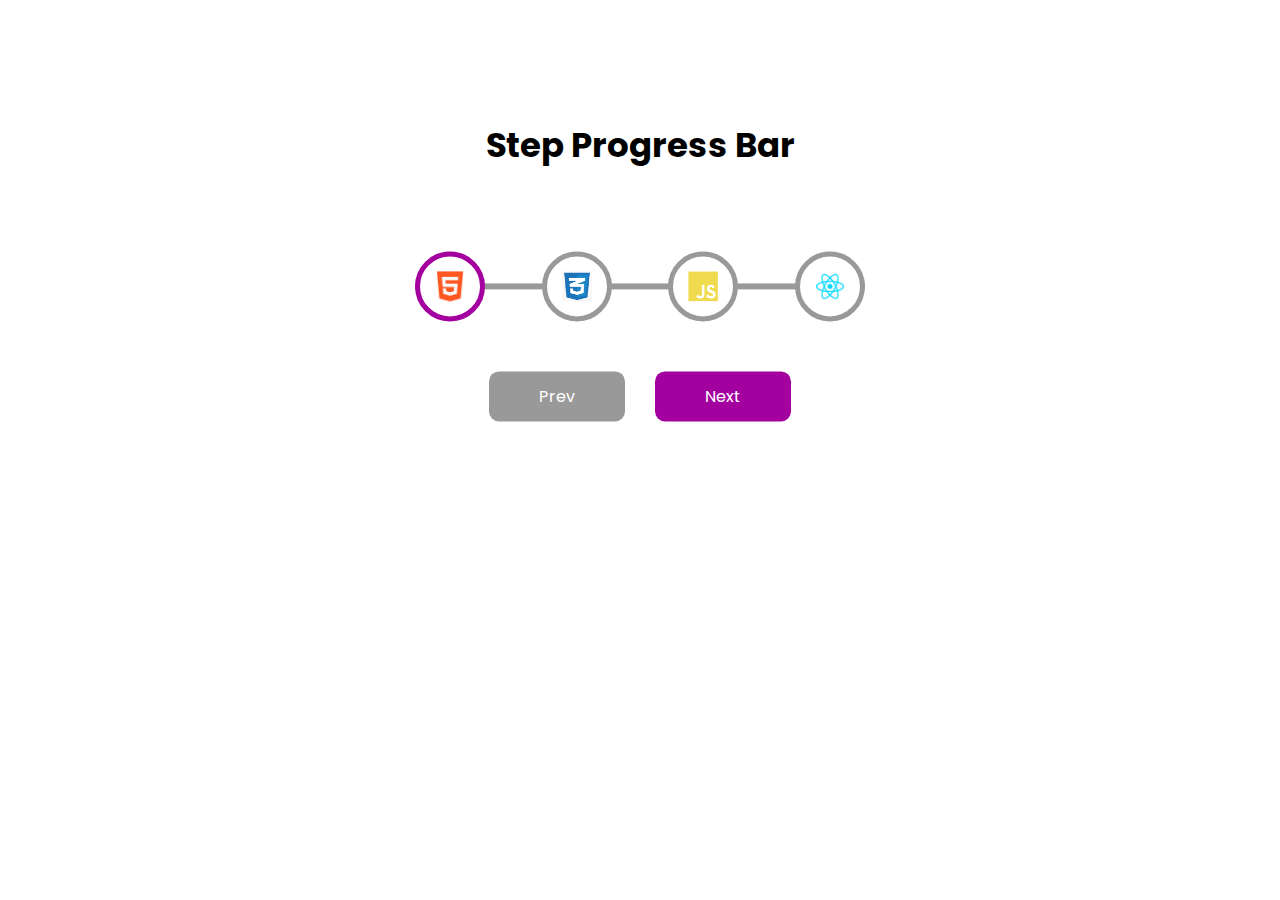
<file: 02-step-progress-bar/index.html>
<!DOCTYPE html>
<html lang="en">
  <head>
    <meta charset="UTF-8" />
    <meta http-equiv="X-UA-Compatible" content="IE=edge" />
    <meta name="viewport" content="width=device-width, initial-scale=1.0" />
    <title>Step progress bar</title>
    <link rel="stylesheet" href="./reset.css" />
    <link rel="stylesheet" href="./app.css" />
    <link
      href="https://fonts.googleapis.com/css2?family=Poppins:ital,wght@0,300;0,400;0,600;0,700;1,400;1,600&display=swap"
      rel="stylesheet"
    />
  </head>
  <body>
    <div class="container">
      <h2 class="heading">Step Progress Bar</h2>
      <div class="progress">
        <div class="progress-list">
          <div class="progress-bar"></div>
          <div class="progress-item active">
            <img src="./img/html.png" alt="" class="progress-logo" />
          </div>
          <div class="progress-item">
            <img src="./img/css.png" alt="" class="progress-logo" />
          </div>
          <div class="progress-item">
            <img src="./img/js.png" alt="" class="progress-logo" />
          </div>
          <div class="progress-item">
            <img src="./img/reactjs.png" alt="" class="progress-logo" />
          </div>
        </div>
        <div class="progress-btns">
          <button class="progress-btn progress-prev">Prev</button>
          <button class="progress-btn progress-next">Next</button>
        </div>
      </div>
    </div>
    <script src="./app.js"></script>
  </body>
</html>
</file>
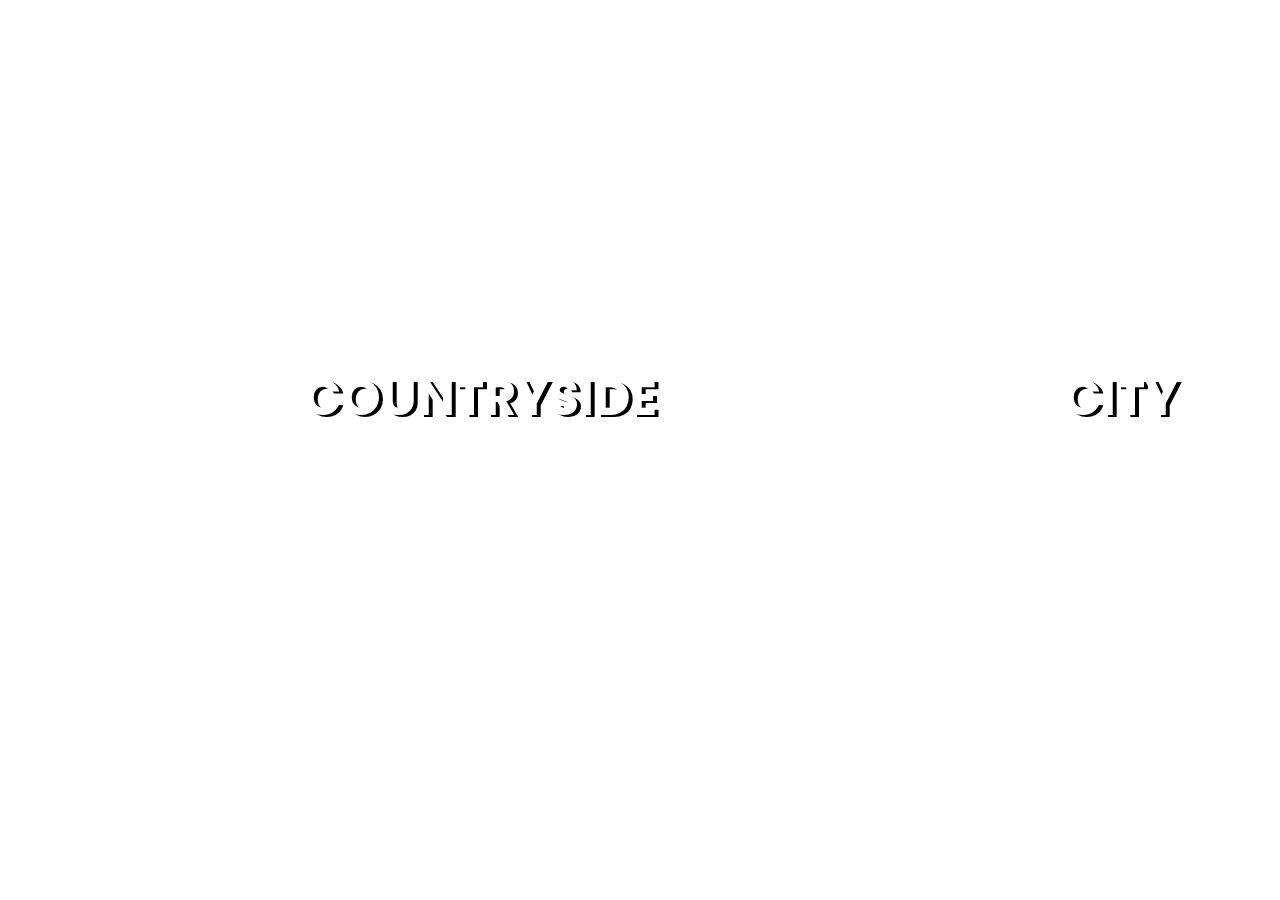
<file: 07-split-landing-page/index.html>
<!DOCTYPE html>
<html lang="en">
  <head>
    <meta charset="UTF-8" />
    <meta http-equiv="X-UA-Compatible" content="IE=edge" />
    <meta name="viewport" content="width=device-width, initial-scale=1.0" />
    <title>Split Landing Page</title>
    <link
      href="https://fonts.googleapis.com/css2?family=Poppins:ital,wght@0,300;0,400;0,600;0,700;1,400;1,600&display=swap"
      rel="stylesheet"
    />
    <link rel="stylesheet" href="./reset.css" />
    <link rel="stylesheet" href="./app.css" />
  </head>
  <body>
    <div class="container">
      <div class="split split-left">
        <h2 class="split-heading">Countryside</h2>
      </div>
      <div class="split split-right">
        <h2 class="split-heading">City</h2>
      </div>
    </div>
    <script src="./app.js"></script>
  </body>
</html>
</file>
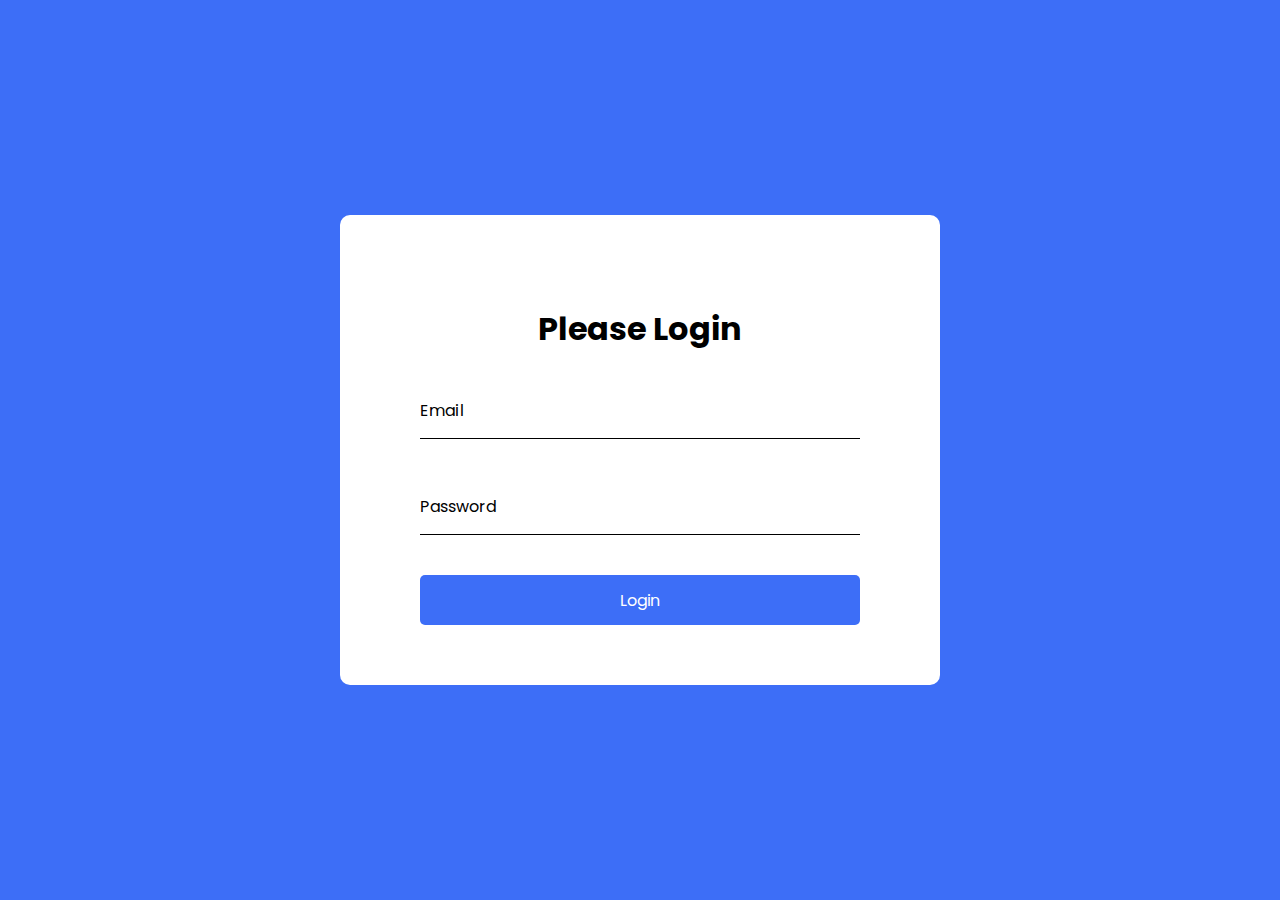
<file: 08-form-input-wave/index.html>
<!DOCTYPE html>
<html lang="en">
  <head>
    <meta charset="UTF-8" />
    <meta http-equiv="X-UA-Compatible" content="IE=edge" />
    <meta name="viewport" content="width=device-width, initial-scale=1.0" />
    <title>Form Input Wave</title>
    <link
      href="https://fonts.googleapis.com/css2?family=Poppins:ital,wght@0,300;0,400;0,600;0,700;1,400;1,600&display=swap"
      rel="stylesheet"
    />
    <link rel="stylesheet" href="./reset.css" />
    <link rel="stylesheet" href="./app.css" />
  </head>
  <body>
    <div class="container">
      <h1 class="form-heading">Please Login</h1>
      <form action="#" class="form">
        <div class="form-control">
          <input type="email" class="form-input" required />
          <label class="form-label">Email</label>
        </div>
        <div class="form-control">
          <input type="text" class="form-input" required />
          <label class="form-label">Password</label>
        </div>
        <button class="form-btn">Login</button>
      </form>
    </div>
    <script src="./app.js"></script>
  </body>
</html>
</file>
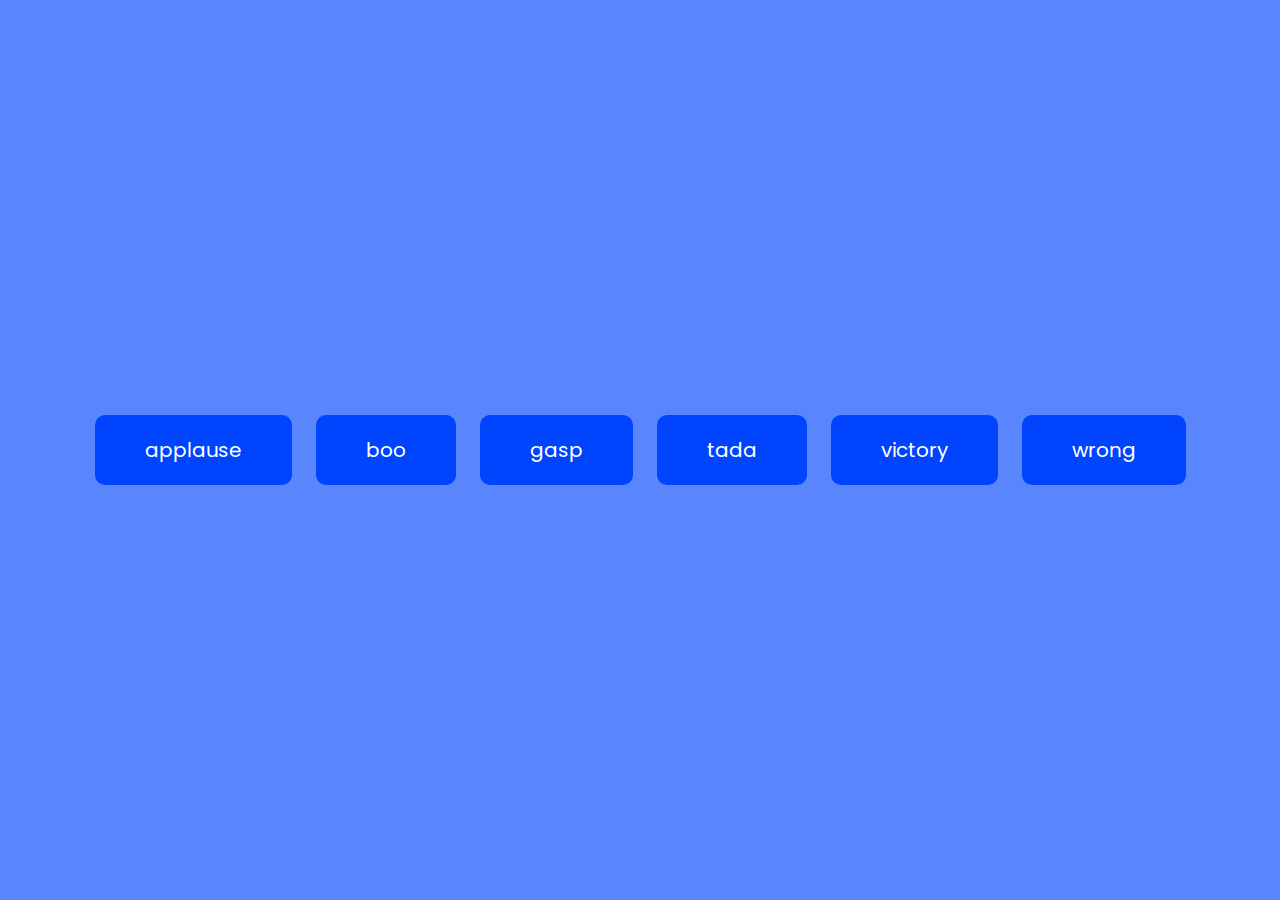
<file: 09-sound-board/index.html>
<!DOCTYPE html>
<html lang="en">
  <head>
    <meta charset="UTF-8" />
    <meta http-equiv="X-UA-Compatible" content="IE=edge" />
    <meta name="viewport" content="width=device-width, initial-scale=1.0" />
    <title>Sound card</title>
    <link
      href="https://fonts.googleapis.com/css2?family=Poppins:ital,wght@0,300;0,400;0,600;0,700;1,400;1,600&display=swap"
      rel="stylesheet"
    />
    <link rel="stylesheet" href="./reset.css" />
    <link rel="stylesheet" href="./app.css" />
  </head>
  <body>
    <audio src="./sounds/sound-board_sounds_applause.mp3" data-sound="applause"></audio>
    <audio src="./sounds/sound-board_sounds_boo.mp3" data-sound="boo"></audio>
    <audio src="./sounds/sound-board_sounds_gasp.mp3" data-sound="gasp"></audio>
    <audio src="./sounds/sound-board_sounds_tada.mp3" data-sound="tada"></audio>
    <audio src="./sounds/sound-board_sounds_victory.mp3" data-sound="victory"></audio>
    <audio src="./sounds/sound-board_sounds_wrong.mp3" data-sound="wrong"></audio>
    <div class="container">
      <div class="sound-list">
        <button class="sound-item">applause</button>
        <button class="sound-item">boo</button>
        <button class="sound-item">gasp</button>
        <button class="sound-item">tada</button>
        <button class="sound-item">victory</button>
        <button class="sound-item">wrong</button>
      </div>
    </div>
    <script src="./app.js"></script>
  </body>
</html>
</file>
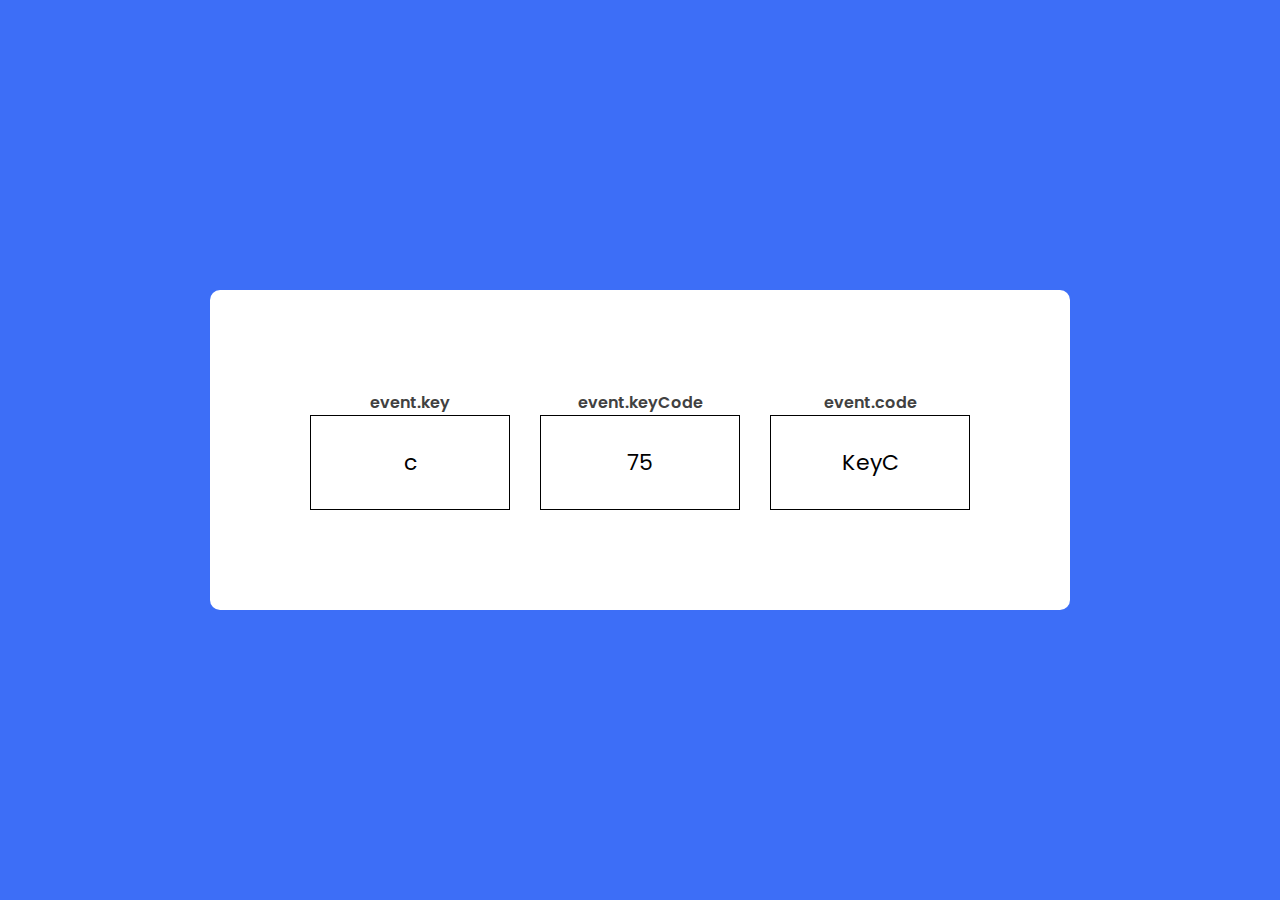
<file: 11-event-keycodes/index.html>
<!DOCTYPE html>
<html lang="en">
  <head>
    <meta charset="UTF-8" />
    <meta http-equiv="X-UA-Compatible" content="IE=edge" />
    <meta name="viewport" content="width=device-width, initial-scale=1.0" />
    <title>Event Keycodes</title>
    <link
      href="https://fonts.googleapis.com/css2?family=Poppins:ital,wght@0,300;0,400;0,600;0,700;1,400;1,600&display=swap"
      rel="stylesheet"
    />
    <link rel="stylesheet" href="./reset.css" />
    <link rel="stylesheet" href="./app.css" />
  </head>
  <body>
    <div class="container">
      <div class="key-list">
        <div class="key-item">
          <span class="key-label">event.key</span>
          <div class="key-content event-key">c</div>
        </div>
        <div class="key-item">
          <span class="key-label">event.keyCode</span>
          <div class="key-content event-keyCode">75</div>
        </div>
        <div class="key-item">
          <span class="key-label">event.code</span>
          <div class="key-content event-code">KeyC</div>
        </div>
      </div>
    </div>
    <script src="./app.js"></script>
  </body>
</html>
</file>
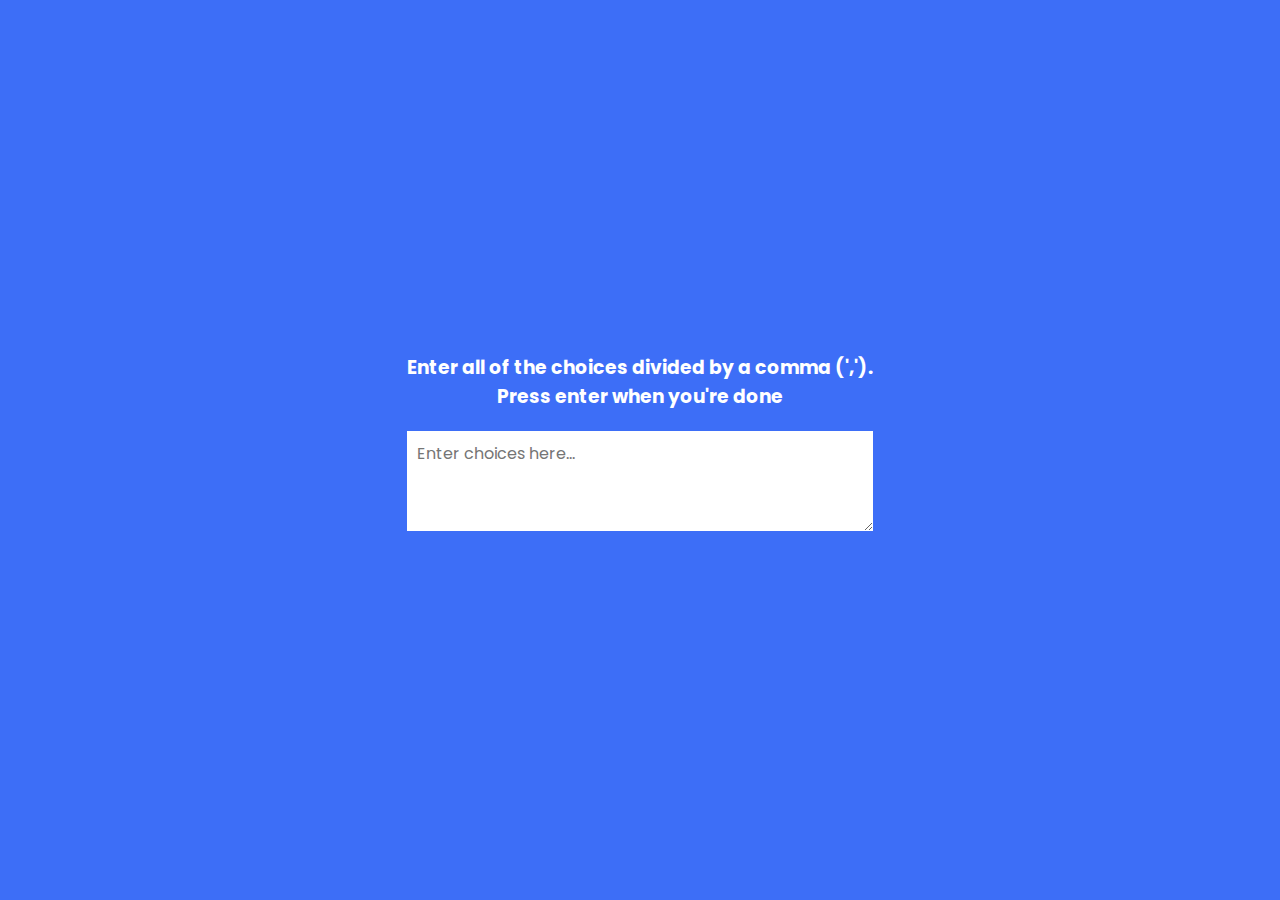
<file: 12-random-choice-picker/index.html>
<!DOCTYPE html>
<html lang="en">
  <head>
    <meta charset="UTF-8" />
    <meta http-equiv="X-UA-Compatible" content="IE=edge" />
    <meta name="viewport" content="width=device-width, initial-scale=1.0" />
    <title>Random choice picker</title>
    <link
      href="https://fonts.googleapis.com/css2?family=Poppins:ital,wght@0,300;0,400;0,600;0,700;1,400;1,600&display=swap"
      rel="stylesheet"
    />
    <link rel="stylesheet" href="./reset.css" />
    <link rel="stylesheet" href="./app.css" />
  </head>
  <body>
    <div class="container">
      <div class="random">
        <h3 class="heading">
          Enter all of the choices divided by a comma (',').<br />
          Press enter when you're done
        </h3>
        <textarea class="random-textarea" placeholder="Enter choices here..."></textarea>
        <div class="tags"></div>
      </div>
    </div>
    <script src="./app.js"></script>
  </body>
</html>
</file>
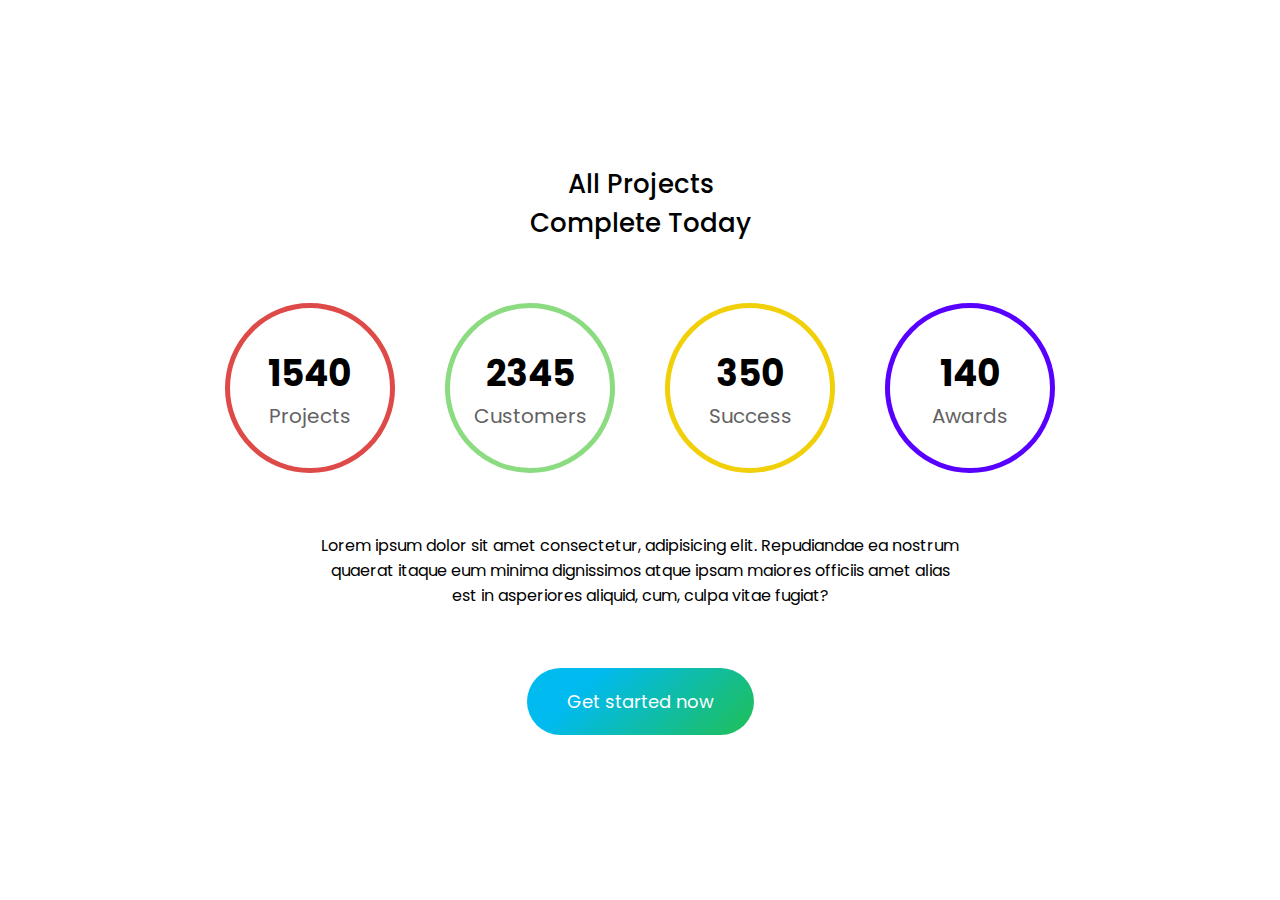
<file: 14-incrementing-counter/index.html>
<!DOCTYPE html>
<html lang="en">
  <head>
    <meta charset="UTF-8" />
    <meta http-equiv="X-UA-Compatible" content="IE=edge" />
    <meta name="viewport" content="width=device-width, initial-scale=1.0" />
    <title>Incrementing Counter</title>
    <link
      href="https://fonts.googleapis.com/css2?family=Poppins:ital,wght@0,300;0,400;0,500;0,600;0,700;1,400;1,600&display=swap"
      rel="stylesheet"
    />
    <link rel="stylesheet" href="./reset.css" />
    <link rel="stylesheet" href="./app.css" />
  </head>
  <body>
    <div class="container">
      <h2 class="counter-heading">All projects <br />complete today</h2>
      <div class="counter">
        <div class="counter-item counter-item-1">
          <h3 class="counter-num" data-num="4389">2345</h3>
          <span class="counter-label">Projects</span>
        </div>
        <div class="counter-item counter-item-2">
          <h3 class="counter-num" data-num="6700">2345</h3>
          <span class="counter-label">Customers</span>
        </div>
        <div class="counter-item counter-item-3">
          <h3 class="counter-num" data-num="940">2345</h3>
          <span class="counter-label">Success</span>
        </div>
        <div class="counter-item counter-item-4">
          <h3 class="counter-num" data-num="365">2345</h3>
          <span class="counter-label">Awards</span>
        </div>
      </div>
      <div class="counter-info">
        Lorem ipsum dolor sit amet consectetur, adipisicing elit. Repudiandae ea nostrum quaerat
        itaque eum minima dignissimos atque ipsam maiores officiis amet alias est in asperiores
        aliquid, cum, culpa vitae fugiat?
      </div>
      <button class="counter-btn">Get started now</button>
    </div>
    <script src="./app.js"></script>
  </body>
</html>
</file>
<file: 02-step-progress-bar/app.css>
body {
  font-family: "Poppins", sans-serif;
}
.container {
  transform: translateY(40%);
  max-width: 1140px;
  margin: 0 auto;
  display: flex;
  flex-direction: column;
  align-items: center;
}
.heading {
  font-size: 34px;
}
.progress-list {
  margin-top: 80px;
  width: 450px;
  display: flex;
  justify-content: space-between;
  position: relative;
}
.progress-list::before {
  content: "";
  position: absolute;
  height: 6px;
  width: 100%;
  transform: translateY(-50%);
  top: 50%;
  left: 0;
  background-color: #999;
  z-index: -10;
}
.progress-bar {
  position: absolute;
  height: 6px;
  width: 0%;
  transform: translateY(-50%);
  top: 50%;
  left: 0;
  background-color: #a4009f;
  z-index: -1;
  transition: all 0.6s linear;
}
.progress-bar.active {
  background-color: #a4009f;
}
.progress-item {
  width: 70px;
  height: 70px;
  border-radius: 100rem;
  border: 5px solid #999;
  overflow: hidden;
  display: flex;
  justify-content: center;
  align-items: center;
  background-color: #fff;
  transition: all 0.8s linear;
}
.progress-item.active {
  border: 5px solid #a4009f;
}
.progress-logo {
  width: 30px;
  height: 30px;
}
.progress-btns {
  display: flex;
  justify-content: center;
  gap: 30px;
  margin-top: 50px;
}
.progress-btn {
  padding: 0 50px;
  height: 50px;
  border: none;
  border-radius: 10px;
  color: #fff;
  background-color: #a4009f;
  transition: all 0.2s linear;
}
.progress-btn:disabled {
  background-color: #999;
}
</file>
<file: 07-split-landing-page/app.css>
body {
  font-family: "Poppins", sans-serif;
}
.container {
  position: relative;
}
.split {
  background-repeat: no-repeat;
  background-size: cover;
  width: 50%;
  height: 100vh;
  position: absolute;
  top: 0;
  transition: width 1s linear;
}
.split-left {
  background-image: url("https://images.unsplash.com/photo-1530878902700-5ad4f9e4c318?ixlib=rb-1.2.1&ixid=MnwxMjA3fDB8MHxwaG90by1wYWdlfHx8fGVufDB8fHx8&auto=format&fit=crop&w=1170&q=80");
  left: 0;
}
.split-right {
  background-image: url("https://images.unsplash.com/photo-1495562569060-2eec283d3391?ixlib=rb-1.2.1&ixid=MnwxMjA3fDB8MHxwaG90by1wYWdlfHx8fGVufDB8fHx8&auto=format&fit=crop&w=1170&q=80");
  right: 0;
}
.split-heading {
  position: absolute;
  top: 40%;
  left: 50%;
  transform: translateX(-50%);
  font-size: 50px;
  color: #fff;
  text-transform: uppercase;
  text-shadow: 4px 2px #000;
}
.container.hover-left .split-left {
  width: 75%;
}
.container.hover-left .split-right {
  width: 25%;
}
.container.hover-right .split-left {
  width: 25%;
}
.container.hover-right .split-right {
  width: 75%;
}
</file>
<file: 08-form-input-wave/app.css>
body {
  font-family: "Poppins", sans-serif;
  background-color: #3d6ef7;
  display: flex;
  justify-content: center;
  align-items: center;
  height: 100vh;
}
.container {
  padding: 60px 80px;
  background-color: #fff;
  border-radius: 10px;
  min-width: 600px;
}
.form-heading {
  text-align: center;
  margin: 30px 0;
}
.form-control {
  position: relative;
  margin-bottom: 40px;
}
.form-input {
  padding: 15px 0;
  width: 100%;
  border: 0;
  border-bottom: 1px solid #000;
}
.form-control .form-input:focus + label span,
.form-control .form-input:valid + label span {
  transform: translateY(-30px);
}

.form-control .form-label span {
  transition: 0.3s cubic-bezier(0.68, -0.55, 0.265, 1.55);
  display: inline-block;
  min-width: 5px;
}
.form-label {
  position: absolute;
  top: 15px;
  left: 0;
}
.form-btn {
  width: 100%;
  height: 50px;
  color: #fff;
  background-color: #3d6ef7;
  border: 0;
  border-radius: 5px;
}
.form-btn:active {
  transform: scale(0.98);
}
</file>
<file: 09-sound-board/app.css>
body {
  font-family: "Poppins", sans-serif;
}
.container {
  width: 100%;
  height: 100vh;
  background-color: #5985fd;
  display: flex;
  justify-content: center;
  align-items: center;
}
.sound-item {
  padding: 0 50px;
  height: 70px;
  background-color: #0044fd;
  border: none;
  color: #fff;
  border-radius: 10px;
  margin: 10px;
  font-size: 20px;
}
</file>
<file: 11-event-keycodes/app.css>
body {
  font-family: "Poppins", sans-serif;
  background-color: #3d6ef7;
  display: flex;
  justify-content: center;
  align-items: center;
  height: 100vh;
}
.container {
  padding: 100px;
  background-color: #fff;
  border-radius: 10px;
}
.key-list {
  display: flex;
  gap: 30px;
}
.key-item {
  text-align: center;
  min-width: 200px;
}
.key-content {
  padding: 30px 40px;
  border: 1px solid #000;
  font-size: 22px;
}
.key-label {
  font-weight: 600;
  color: rgb(65, 65, 65);
}
</file>
<file: 12-random-choice-picker/app.css>
body {
  font-family: "Poppins", sans-serif;
  display: flex;
  justify-content: center;
  align-items: center;
  height: 100vh;
  background-color: #3d6ef7;
}
.container {
  margin: 0 auto;
  max-width: 700px;
}
.heading {
  color: #fff;
  margin-bottom: 20px;
  text-align: center;
}
.random-textarea {
  height: 100px;
  width: 100%;
  border: none;
  font-family: "Poppins", sans-serif;
  padding: 10px;
}
.tags {
  display: flex;
  gap: 5px;
  margin-top: 10px;
}
.tag {
  background-color: #f0932b;
  color: #fff;
  padding: 10px 20px;
  border-radius: 50px;
  display: flex;
  justify-content: center;
  align-items: center;
}
.tag.highlight {
  background-color: #273c75;
}
</file>
<file: 14-incrementing-counter/app.css>
body {
  font-family: "Poppins", sans-serif;
}
.container {
  width: 100%;
  height: 100vh;
  display: flex;
  justify-content: center;
  align-items: center;
  flex-direction: column;
  gap: 60px 0;
}
.counter-heading {
  font-size: 26px;
  text-transform: capitalize;
  font-weight: 500;
  text-align: center;
}
.counter {
  display: flex;
  gap: 0 50px;
}
.counter-item {
  width: 170px;
  height: 170px;
  border-radius: 100rem;
  display: flex;
  justify-content: center;
  align-items: center;
  flex-direction: column;
}
.counter-item-1 {
  border: 5px solid #dd4a48;
}
.counter-item-2 {
  border: 5px solid #8bdb81;
}
.counter-item-3 {
  border: 5px solid #f1d00a;
}
.counter-item-4 {
  border: 5px solid #5800ff;
}
.counter-num {
  font-size: 36px;
}
.counter-label {
  font-size: 20px;
  color: #626262;
}
.counter-info {
  max-width: 640px;
  text-align: center;
}
.counter-btn {
  background-color: #20bf55;
  background-image: linear-gradient(315deg, #20bf55 0%, #01baef 74%);
  padding: 20px 40px;
  border: none;
  border-radius: 50px;
  color: #fff;
  font-size: 18px;
}
</file>
